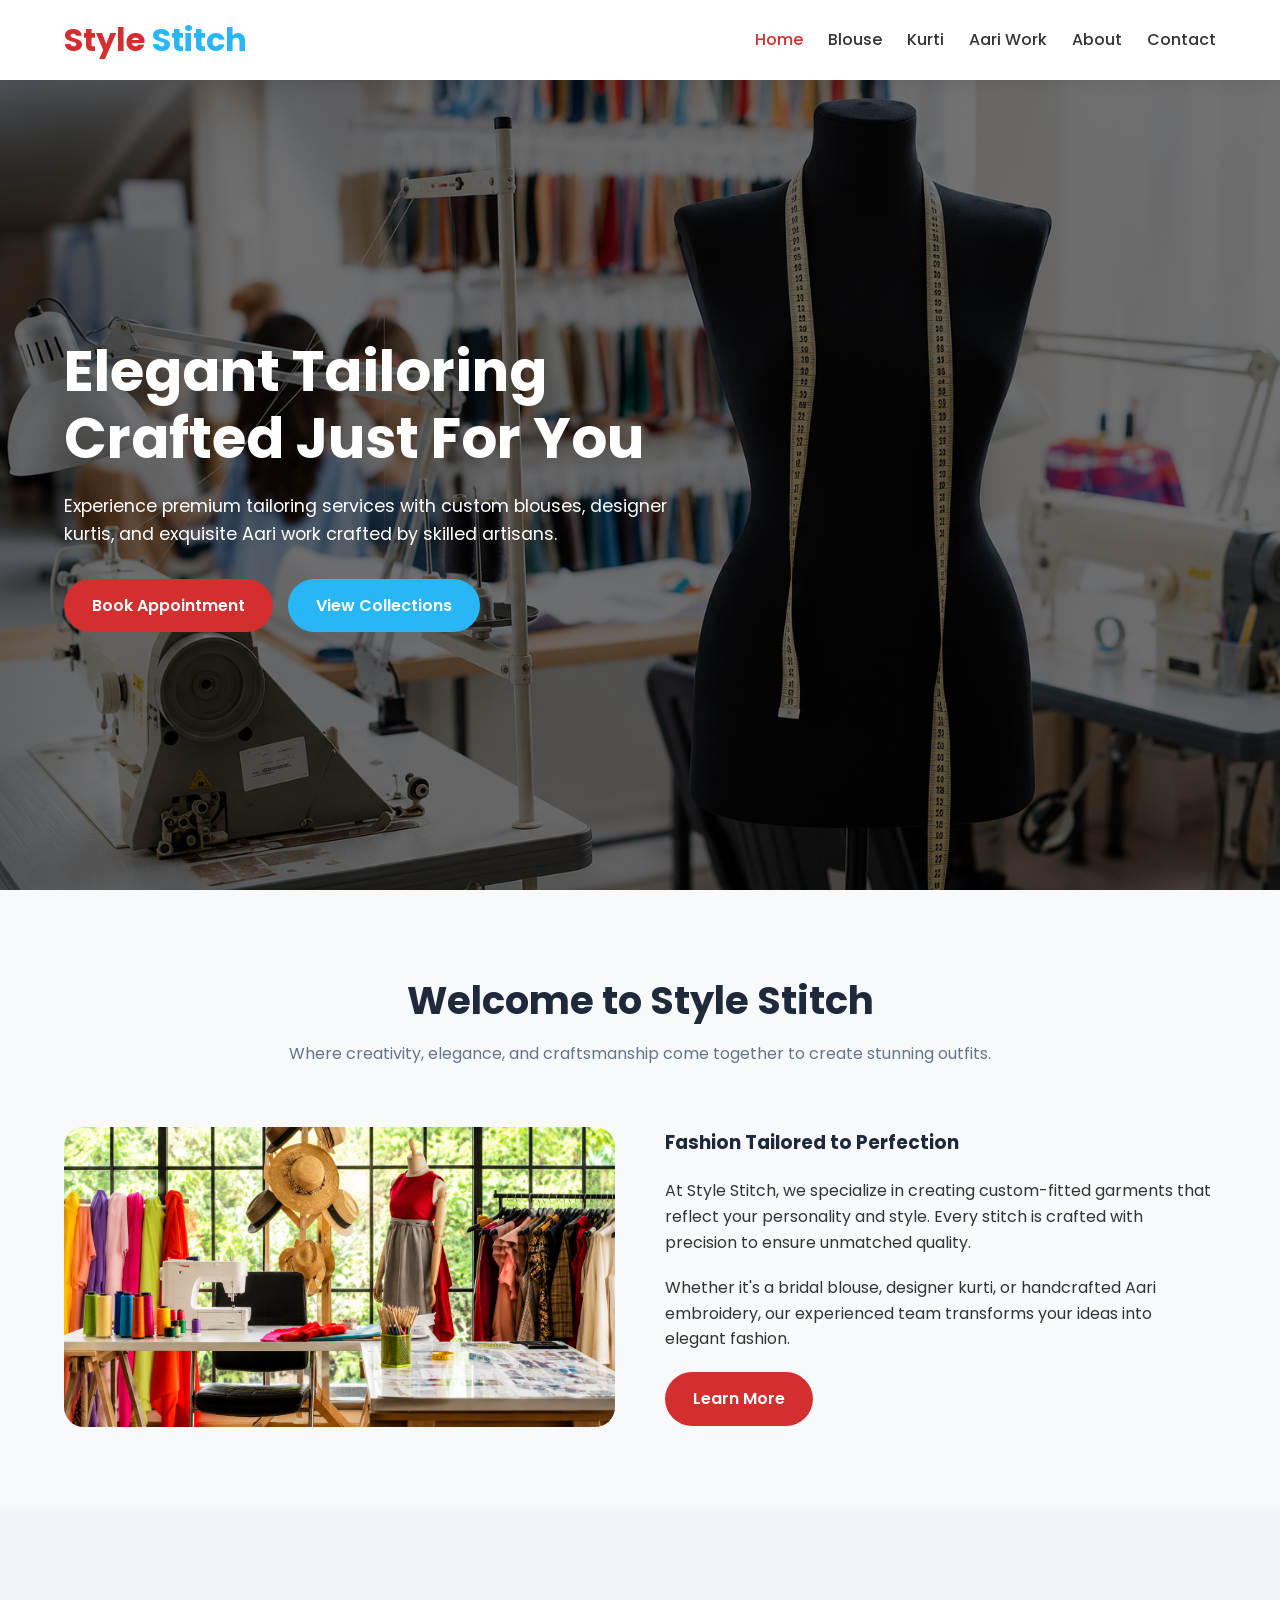
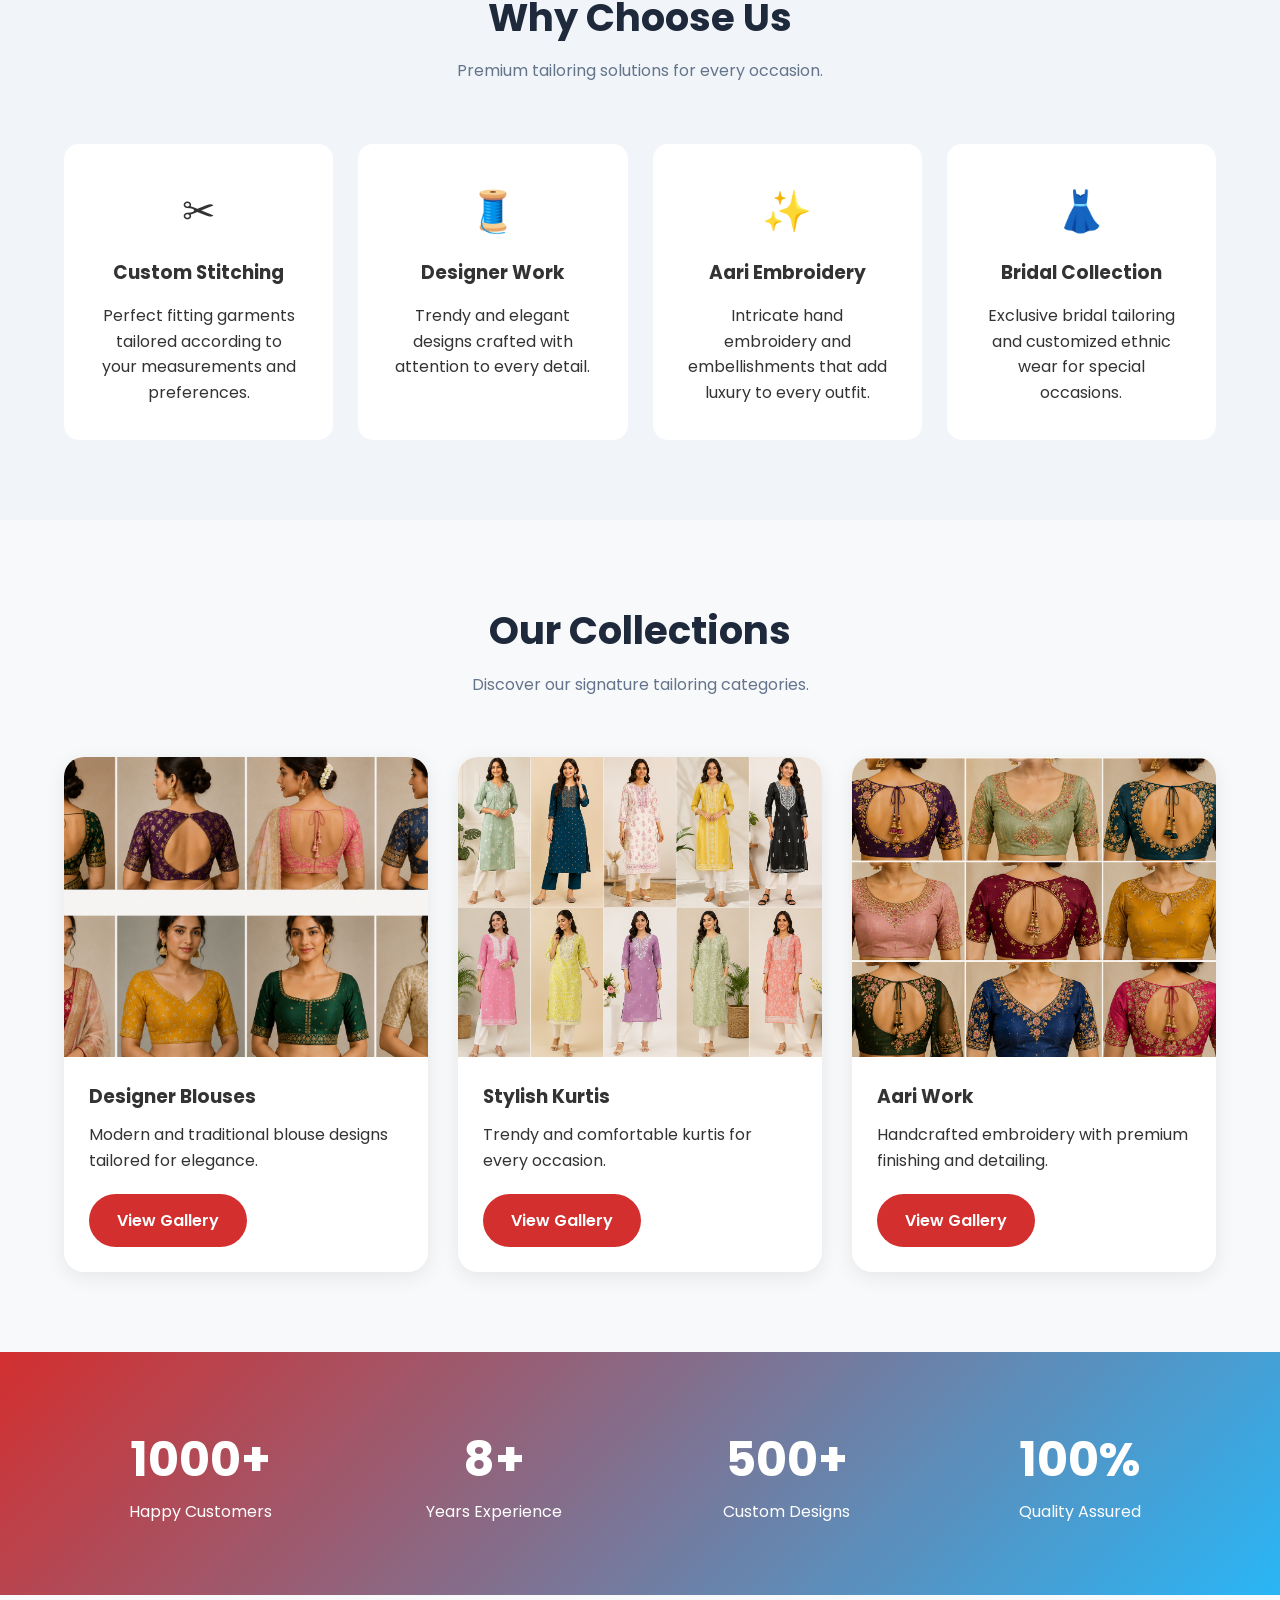
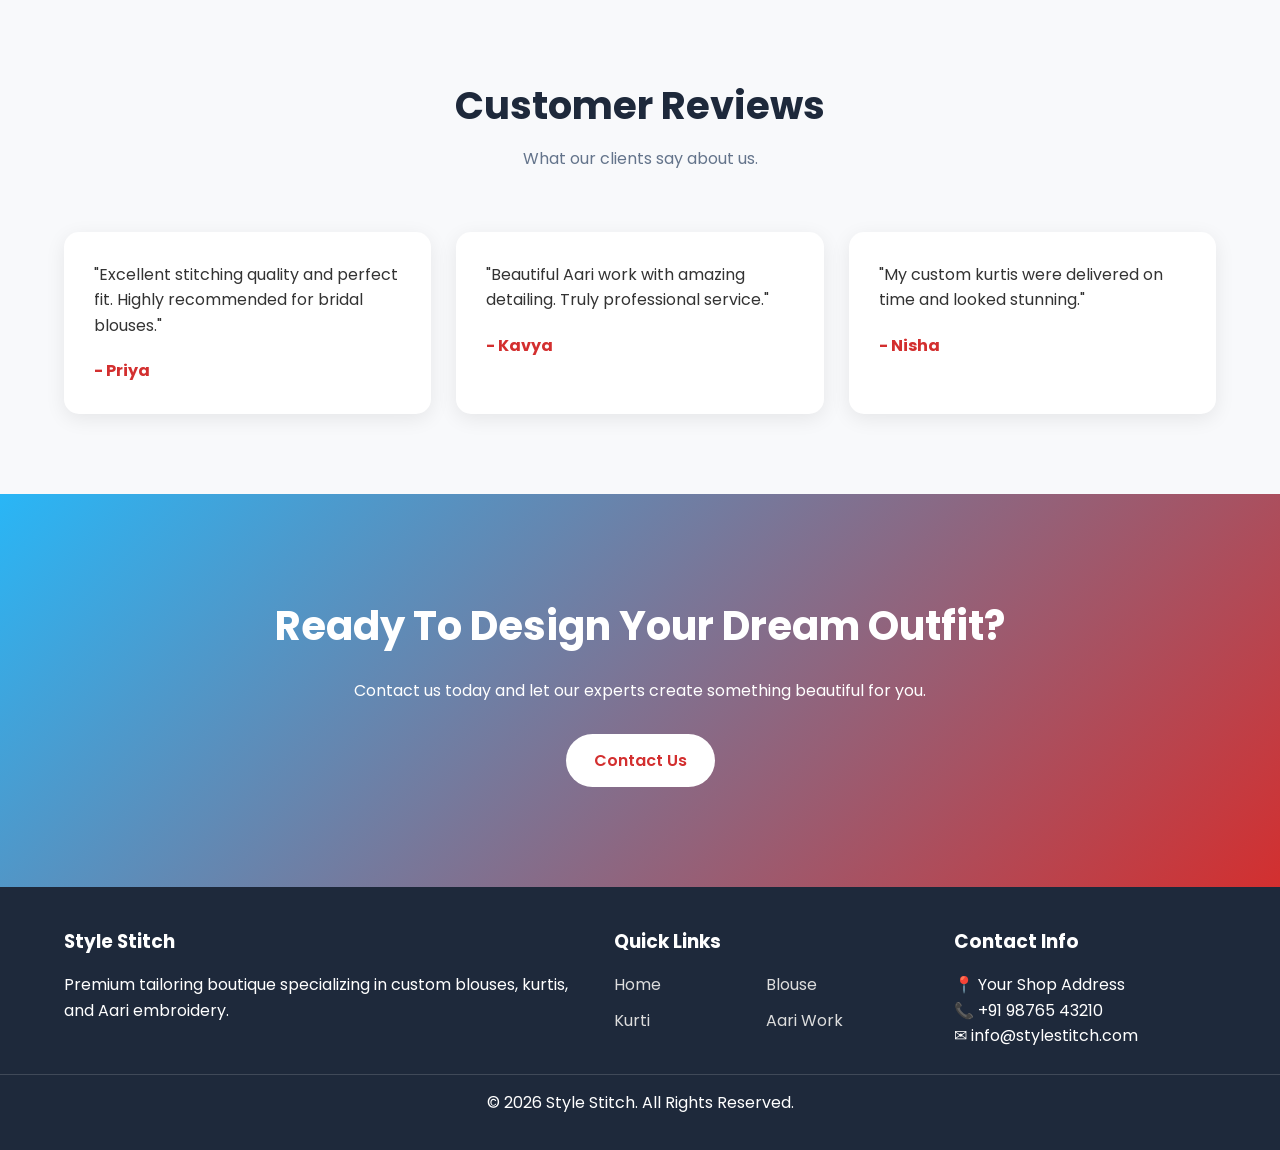
<file: index.html>
<!DOCTYPE html>
<html lang="en">
<head>
    <meta charset="UTF-8">
    <meta name="viewport" content="width=device-width, initial-scale=1.0">
    <title>Style Stitch | Premium Tailoring Boutique</title>

    <link rel="stylesheet" href="css/style.css">

    <link rel="preconnect" href="https://fonts.googleapis.com">
    <link href="https://fonts.googleapis.com/css2?family=Poppins:wght@300;400;500;600;700&display=swap" rel="stylesheet">

    <script defer src="js/script.js"></script>
</head>
<body>

    <!-- HEADER -->
    <header class="header">
        <div class="container nav-container">

            <div class="logo">
                <span class="logo-red">Style</span>
                <span class="logo-blue">Stitch</span>
            </div>

            <nav class="navbar">
                <ul class="nav-links">
                    <li><a href="index.html" class="active">Home</a></li>
                    <li><a href="blouse.html">Blouse</a></li>
                    <li><a href="kurti.html">Kurti</a></li>
                    <li><a href="aari-work.html">Aari Work</a></li>
                    <li><a href="about.html">About</a></li>
                    <li><a href="contact.html">Contact</a></li>
                </ul>

                <div class="menu-toggle" id="menuToggle">
                    ☰
                </div>
            </nav>

        </div>
    </header>

    <!-- HERO SECTION -->
    <section class="hero">

        <div class="hero-overlay"></div>

        <div class="container hero-content">

            <div class="hero-text">
                <h1>Elegant Tailoring Crafted Just For You</h1>

                <p>
                    Experience premium tailoring services with custom
                    blouses, designer kurtis, and exquisite Aari work
                    crafted by skilled artisans.
                </p>

                <div class="hero-buttons">
                    <a href="contact.html" class="btn btn-primary">
                        Book Appointment
                    </a>

                    <a href="#collections" class="btn btn-secondary">
                        View Collections
                    </a>
                </div>
            </div>

        </div>

    </section>

    <!-- INTRO SECTION -->
    <section class="intro section">
        <div class="container">

            <div class="section-title">
                <h2>Welcome to Style Stitch</h2>
                <p>
                    Where creativity, elegance, and craftsmanship
                    come together to create stunning outfits.
                </p>
            </div>

            <div class="intro-grid">

                <div class="intro-image">
                    <img
                        src="images/background.png"
                        alt="Tailoring Shop">
                </div>

                <div class="intro-content">

                    <h3>Fashion Tailored to Perfection</h3>

                    <p>
                        At Style Stitch, we specialize in creating
                        custom-fitted garments that reflect your
                        personality and style. Every stitch is crafted
                        with precision to ensure unmatched quality.
                    </p>

                    <p>
                        Whether it's a bridal blouse, designer kurti,
                        or handcrafted Aari embroidery, our experienced
                        team transforms your ideas into elegant fashion.
                    </p>

                    <a href="about.html" class="btn btn-primary">
                        Learn More
                    </a>

                </div>

            </div>

        </div>
    </section>

    <!-- SERVICES -->
    <section class="services section">

        <div class="container">

            <div class="section-title">
                <h2>Why Choose Us</h2>
                <p>
                    Premium tailoring solutions for every occasion.
                </p>
            </div>

            <div class="service-grid">

                <div class="service-card">
                    <div class="service-icon">✂</div>
                    <h3>Custom Stitching</h3>
                    <p>
                        Perfect fitting garments tailored according
                        to your measurements and preferences.
                    </p>
                </div>

                <div class="service-card">
                    <div class="service-icon">🧵</div>
                    <h3>Designer Work</h3>
                    <p>
                        Trendy and elegant designs crafted with
                        attention to every detail.
                    </p>
                </div>

                <div class="service-card">
                    <div class="service-icon">✨</div>
                    <h3>Aari Embroidery</h3>
                    <p>
                        Intricate hand embroidery and embellishments
                        that add luxury to every outfit.
                    </p>
                </div>

                <div class="service-card">
                    <div class="service-icon">👗</div>
                    <h3>Bridal Collection</h3>
                    <p>
                        Exclusive bridal tailoring and customized
                        ethnic wear for special occasions.
                    </p>
                </div>

            </div>

        </div>

    </section>

    <!-- COLLECTIONS -->
    <section class="collections section" id="collections">

        <div class="container">

            <div class="section-title">
                <h2>Our Collections</h2>
                <p>
                    Discover our signature tailoring categories.
                </p>
            </div>

            <div class="collection-grid">

                <!-- BLOUSE -->
                <div class="collection-card">

                    <img
                        src="images/pic1.png"
                        alt="Blouse Collection">

                    <div class="collection-content">

                        <h3>Designer Blouses</h3>

                        <p>
                            Modern and traditional blouse designs
                            tailored for elegance.
                        </p>

                        <a href="blouse.html" class="btn btn-primary">
                            View Gallery
                        </a>

                    </div>

                </div>

                <!-- KURTI -->
                <div class="collection-card">

                    <img
                        src="images/pic2.png"
                        alt="Kurti Collection">

                    <div class="collection-content">

                        <h3>Stylish Kurtis</h3>

                        <p>
                            Trendy and comfortable kurtis for every
                            occasion.
                        </p>

                        <a href="kurti.html" class="btn btn-primary">
                            View Gallery
                        </a>

                    </div>

                </div>

                <!-- AARI -->
                <div class="collection-card">

                    <img
                        src="images/pic3.png"
                        alt="Aari Work">

                    <div class="collection-content">

                        <h3>Aari Work</h3>

                        <p>
                            Handcrafted embroidery with premium
                            finishing and detailing.
                        </p>

                        <a href="aari-work.html" class="btn btn-primary">
                            View Gallery
                        </a>

                    </div>

                </div>

            </div>

        </div>

    </section>

    <!-- STATS -->
    <section class="stats">

        <div class="container stats-grid">

            <div class="stat-box">
                <h2>1000+</h2>
                <p>Happy Customers</p>
            </div>

            <div class="stat-box">
                <h2>8+</h2>
                <p>Years Experience</p>
            </div>

            <div class="stat-box">
                <h2>500+</h2>
                <p>Custom Designs</p>
            </div>

            <div class="stat-box">
                <h2>100%</h2>
                <p>Quality Assured</p>
            </div>

        </div>

    </section>

    <!-- TESTIMONIALS -->
    <section class="testimonials section">

        <div class="container">

            <div class="section-title">
                <h2>Customer Reviews</h2>
                <p>
                    What our clients say about us.
                </p>
            </div>

            <div class="testimonial-grid">

                <div class="testimonial-card">

                    <p>
                        "Excellent stitching quality and perfect fit.
                        Highly recommended for bridal blouses."
                    </p>

                    <h4>- Priya</h4>

                </div>

                <div class="testimonial-card">

                    <p>
                        "Beautiful Aari work with amazing detailing.
                        Truly professional service."
                    </p>

                    <h4>- Kavya</h4>

                </div>

                <div class="testimonial-card">

                    <p>
                        "My custom kurtis were delivered on time and
                        looked stunning."
                    </p>

                    <h4>- Nisha</h4>

                </div>

            </div>

        </div>

    </section>

    <!-- CTA -->
    <section class="cta">

        <div class="container">

            <h2>Ready To Design Your Dream Outfit?</h2>

            <p>
                Contact us today and let our experts create something
                beautiful for you.
            </p>

            <a href="contact.html" class="btn btn-light">
                Contact Us
            </a>

        </div>

    </section>

    <!-- FOOTER -->
    <footer class="footer">

        <div class="container footer-grid">

            <div class="footer-col">

                <h3>Style Stitch</h3>

                <p>
                    Premium tailoring boutique specializing in
                    custom blouses, kurtis, and Aari embroidery.
                </p>

            </div>

        <div class="footer-col">
            <h3>Quick Links</h3>
            <ul>
                <li><a href="index.html">Home</a></li>
                <li><a href="blouse.html">Blouse</a></li>
                <li><a href="kurti.html">Kurti</a></li>
                <li><a href="aari-work.html">Aari Work</a></li>
            </ul>
        </div>

            <div class="footer-col">

                <h3>Contact Info</h3>

                <p>📍 Your Shop Address</p>
                <p>📞 +91 98765 43210</p>
                <p>✉ info@stylestitch.com</p>

            </div>

        </div>

        <div class="footer-bottom">
            <p>
                © 2026 Style Stitch. All Rights Reserved.
            </p>
        </div>

    </footer>

</body>
</html>
</file>
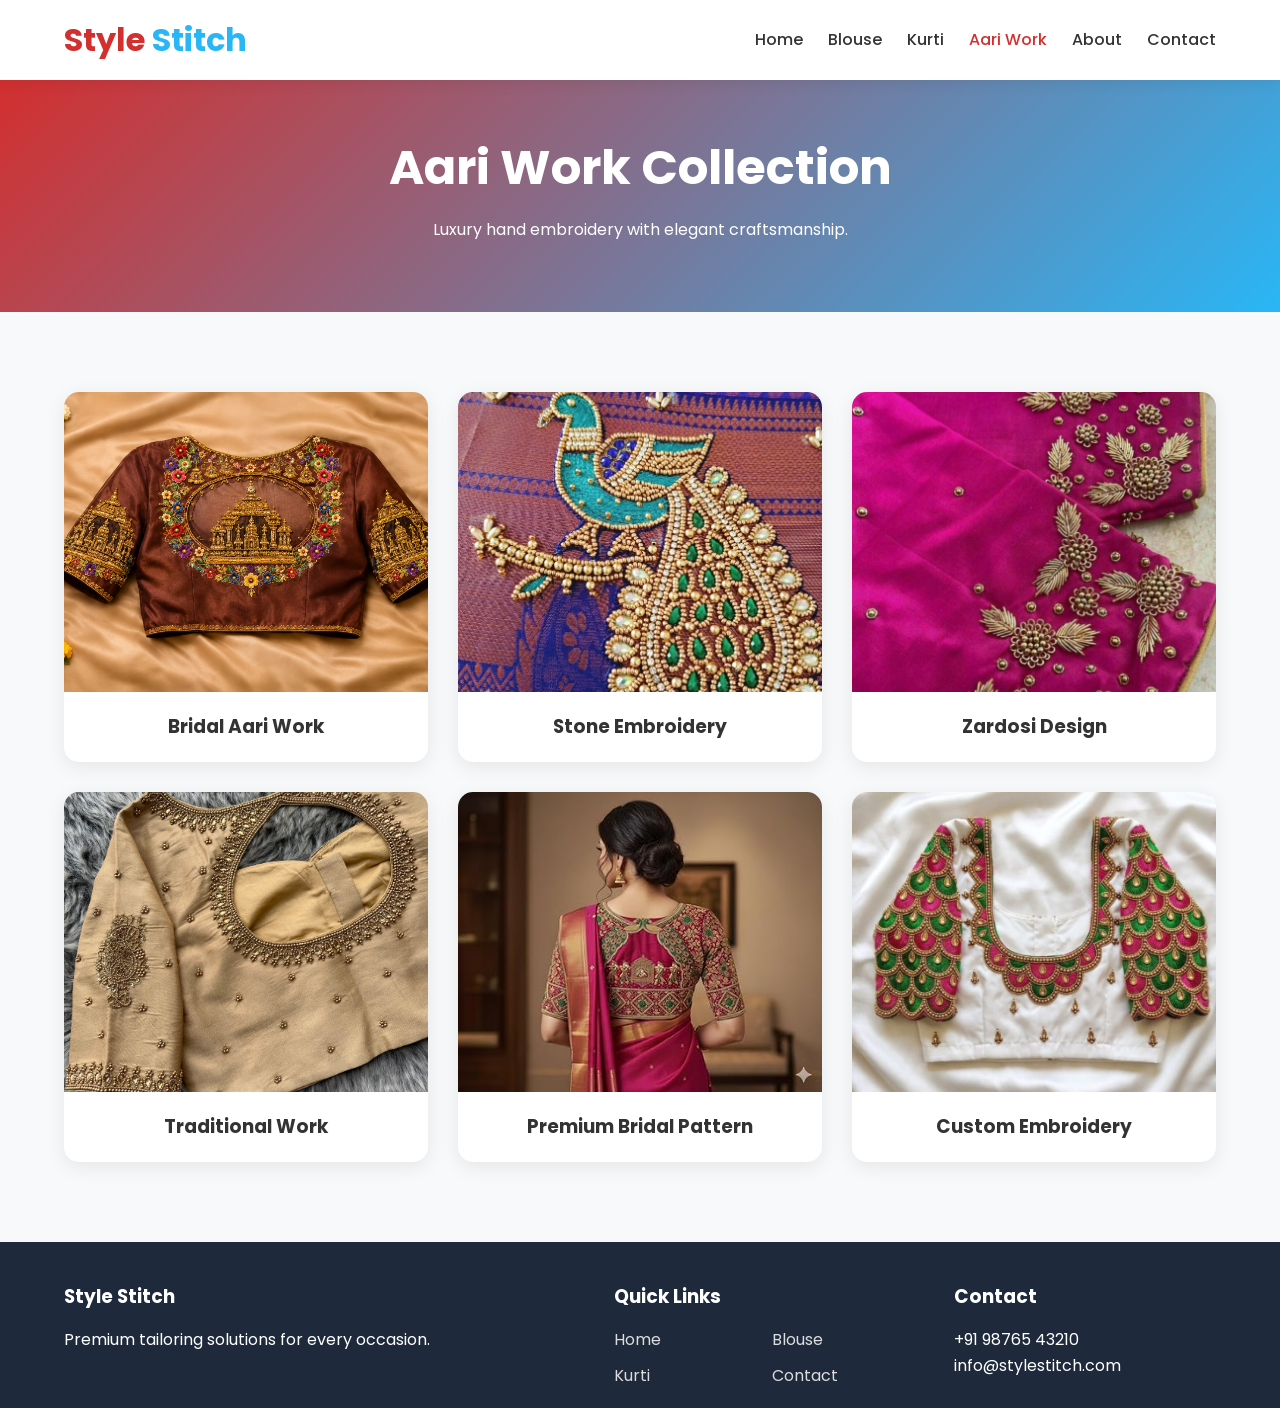
<file: aari-work.html>
<!DOCTYPE html>
<html lang="en">
<head>
<meta charset="UTF-8">
<meta name="viewport" content="width=device-width, initial-scale=1.0">
<title>Style Stitch | Aari Work Collection</title>

<link rel="stylesheet" href="css/style.css">
<link href="https://fonts.googleapis.com/css2?family=Poppins:wght@300;400;500;600;700&display=swap" rel="stylesheet">
<script defer src="js/script.js"></script>
</head>
<body>

<header class="header">
    <div class="container nav-container">

        <div class="logo">
            <span class="logo-red">Style</span>
            <span class="logo-blue">Stitch</span>
        </div>

        <nav class="navbar">
            <ul class="nav-links">
                <li><a href="index.html">Home</a></li>
                <li><a href="blouse.html">Blouse</a></li>
                <li><a href="kurti.html">Kurti</a></li>
                <li><a href="aari-work.html" class="active">Aari Work</a></li>
                <li><a href="about.html">About</a></li>
                <li><a href="contact.html">Contact</a></li>
            </ul>

            <div class="menu-toggle" id="menuToggle">☰</div>
        </nav>

    </div>
</header>

<section class="page-banner">
    <div class="container">
        <h1>Aari Work Collection</h1>
        <p>Luxury hand embroidery with elegant craftsmanship.</p>
    </div>
</section>

<section class="gallery section">
    <div class="container">

        <div class="gallery-grid">

            <div class="gallery-card">
                <img src="images/a1.png" alt="">
                <h3>Bridal Aari Work</h3>
            </div>

            <div class="gallery-card">
                <img src="images/a2.jpg" alt="">
                <h3>Stone Embroidery</h3>
            </div>

            <div class="gallery-card">
                <img src="images/a3.jpg" alt="">
                <h3>Zardosi Design</h3>
            </div>

            <div class="gallery-card">
                <img src="images/a4.jpg" alt="">
                <h3>Traditional Work</h3>
            </div>

            <div class="gallery-card">
                <img src="images/a5.jpg" alt="">
                <h3>Premium Bridal Pattern</h3>
            </div>

            <div class="gallery-card">
                <img src="images/a6.jpg" alt="">
                <h3>Custom Embroidery</h3>
            </div>

        </div>

    </div>
</section>

<footer class="footer">
    <div class="container footer-grid">

        <div class="footer-col">
            <h3>Style Stitch</h3>
            <p>Premium tailoring solutions for every occasion.</p>
        </div>

        <div class="footer-col">
            <h3>Quick Links</h3>
            <ul>
                <li><a href="index.html">Home</a></li>
                <li><a href="blouse.html">Blouse</a></li>
                <li><a href="kurti.html">Kurti</a></li>
                <li><a href="contact.html">Contact</a></li>
            </ul>
        </div>

        <div class="footer-col">
            <h3>Contact</h3>
            <p>+91 98765 43210</p>
            <p>info@stylestitch.com</p>
        </div>

    </div>
</footer>

</body>
</html>
</file>
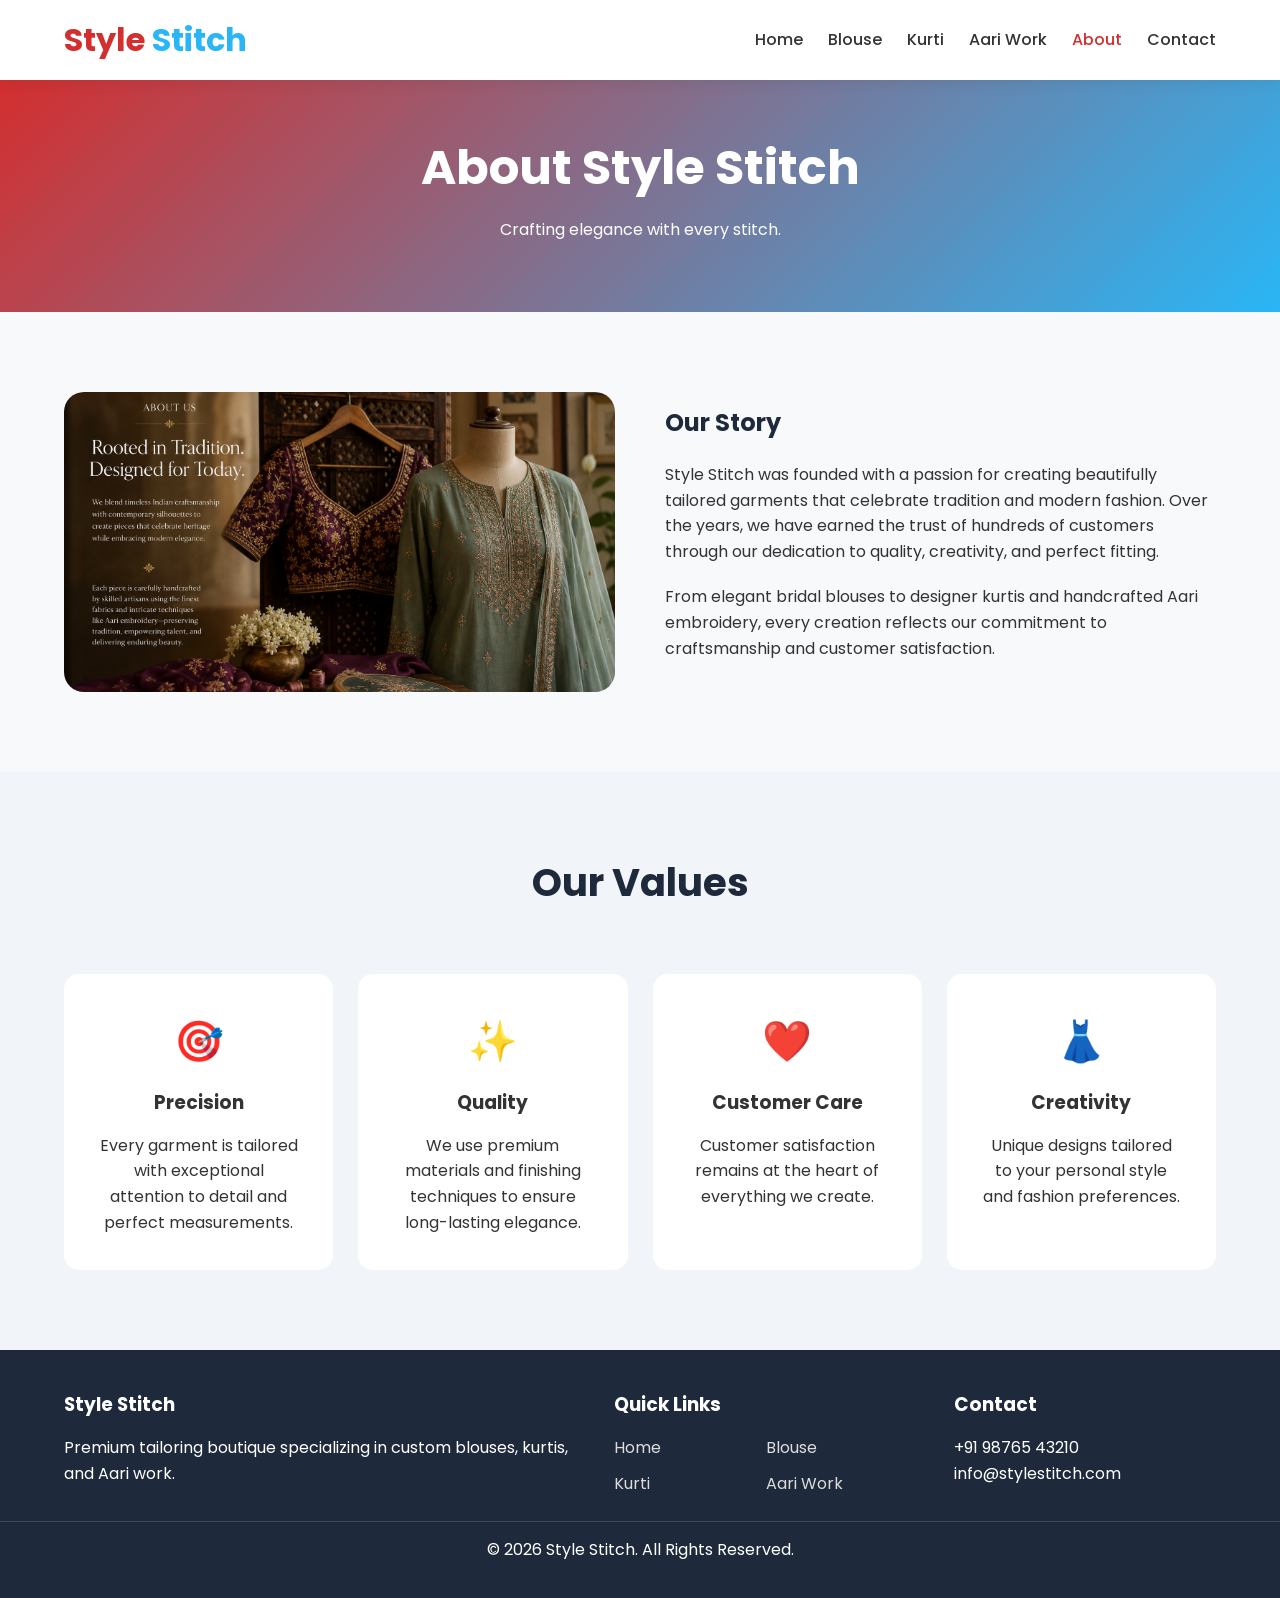
<file: about.html>
<!DOCTYPE html>
<html lang="en">
<head>
<meta charset="UTF-8">
<meta name="viewport" content="width=device-width, initial-scale=1.0">
<title>Style Stitch | About Us</title>

<link rel="stylesheet" href="css/style.css">
<link href="https://fonts.googleapis.com/css2?family=Poppins:wght@300;400;500;600;700&display=swap" rel="stylesheet">
<script defer src="js/script.js"></script>
</head>
<body>

<header class="header">
    <div class="container nav-container">

        <div class="logo">
            <span class="logo-red">Style</span>
            <span class="logo-blue">Stitch</span>
        </div>

        <nav class="navbar">
            <ul class="nav-links">
                <li><a href="index.html">Home</a></li>
                <li><a href="blouse.html">Blouse</a></li>
                <li><a href="kurti.html">Kurti</a></li>
                <li><a href="aari-work.html">Aari Work</a></li>
                <li><a href="about.html" class="active">About</a></li>
                <li><a href="contact.html">Contact</a></li>
            </ul>

            <div class="menu-toggle" id="menuToggle">☰</div>
        </nav>

    </div>
</header>

<section class="page-banner">
    <div class="container">
        <h1>About Style Stitch</h1>
        <p>Crafting elegance with every stitch.</p>
    </div>
</section>

<section class="section">
    <div class="container">

        <div class="intro-grid">

            <div class="intro-image">
                <img src="images/about.png" alt="About Style Stitch">
            </div>

            <div class="intro-content">

                <h2>Our Story</h2>

                <p>
                    Style Stitch was founded with a passion for creating
                    beautifully tailored garments that celebrate tradition
                    and modern fashion. Over the years, we have earned the
                    trust of hundreds of customers through our dedication
                    to quality, creativity, and perfect fitting.
                </p>

                <p>
                    From elegant bridal blouses to designer kurtis and
                    handcrafted Aari embroidery, every creation reflects
                    our commitment to craftsmanship and customer
                    satisfaction.
                </p>

            </div>

        </div>

    </div>
</section>

<section class="services section">

    <div class="container">

        <div class="section-title">
            <h2>Our Values</h2>
        </div>

        <div class="service-grid">

            <div class="service-card">
                <div class="service-icon">🎯</div>
                <h3>Precision</h3>
                <p>
                    Every garment is tailored with exceptional attention
                    to detail and perfect measurements.
                </p>
            </div>

            <div class="service-card">
                <div class="service-icon">✨</div>
                <h3>Quality</h3>
                <p>
                    We use premium materials and finishing techniques
                    to ensure long-lasting elegance.
                </p>
            </div>

            <div class="service-card">
                <div class="service-icon">❤️</div>
                <h3>Customer Care</h3>
                <p>
                    Customer satisfaction remains at the heart of
                    everything we create.
                </p>
            </div>

            <div class="service-card">
                <div class="service-icon">👗</div>
                <h3>Creativity</h3>
                <p>
                    Unique designs tailored to your personal style
                    and fashion preferences.
                </p>
            </div>

        </div>

    </div>

</section>

<footer class="footer">

    <div class="container footer-grid">

        <div class="footer-col">
            <h3>Style Stitch</h3>
            <p>
                Premium tailoring boutique specializing in custom
                blouses, kurtis, and Aari work.
            </p>
        </div>

        <div class="footer-col">
            <h3>Quick Links</h3>
            <ul>
                <li><a href="index.html">Home</a></li>
                <li><a href="blouse.html">Blouse</a></li>
                <li><a href="kurti.html">Kurti</a></li>
                <li><a href="aari-work.html">Aari Work</a></li>
            </ul>
        </div>

        <div class="footer-col">
            <h3>Contact</h3>
            <p>+91 98765 43210</p>
            <p>info@stylestitch.com</p>
        </div>

    </div>

    <div class="footer-bottom">
        <p>© 2026 Style Stitch. All Rights Reserved.</p>
    </div>

</footer>

</body>
</html>
</file>
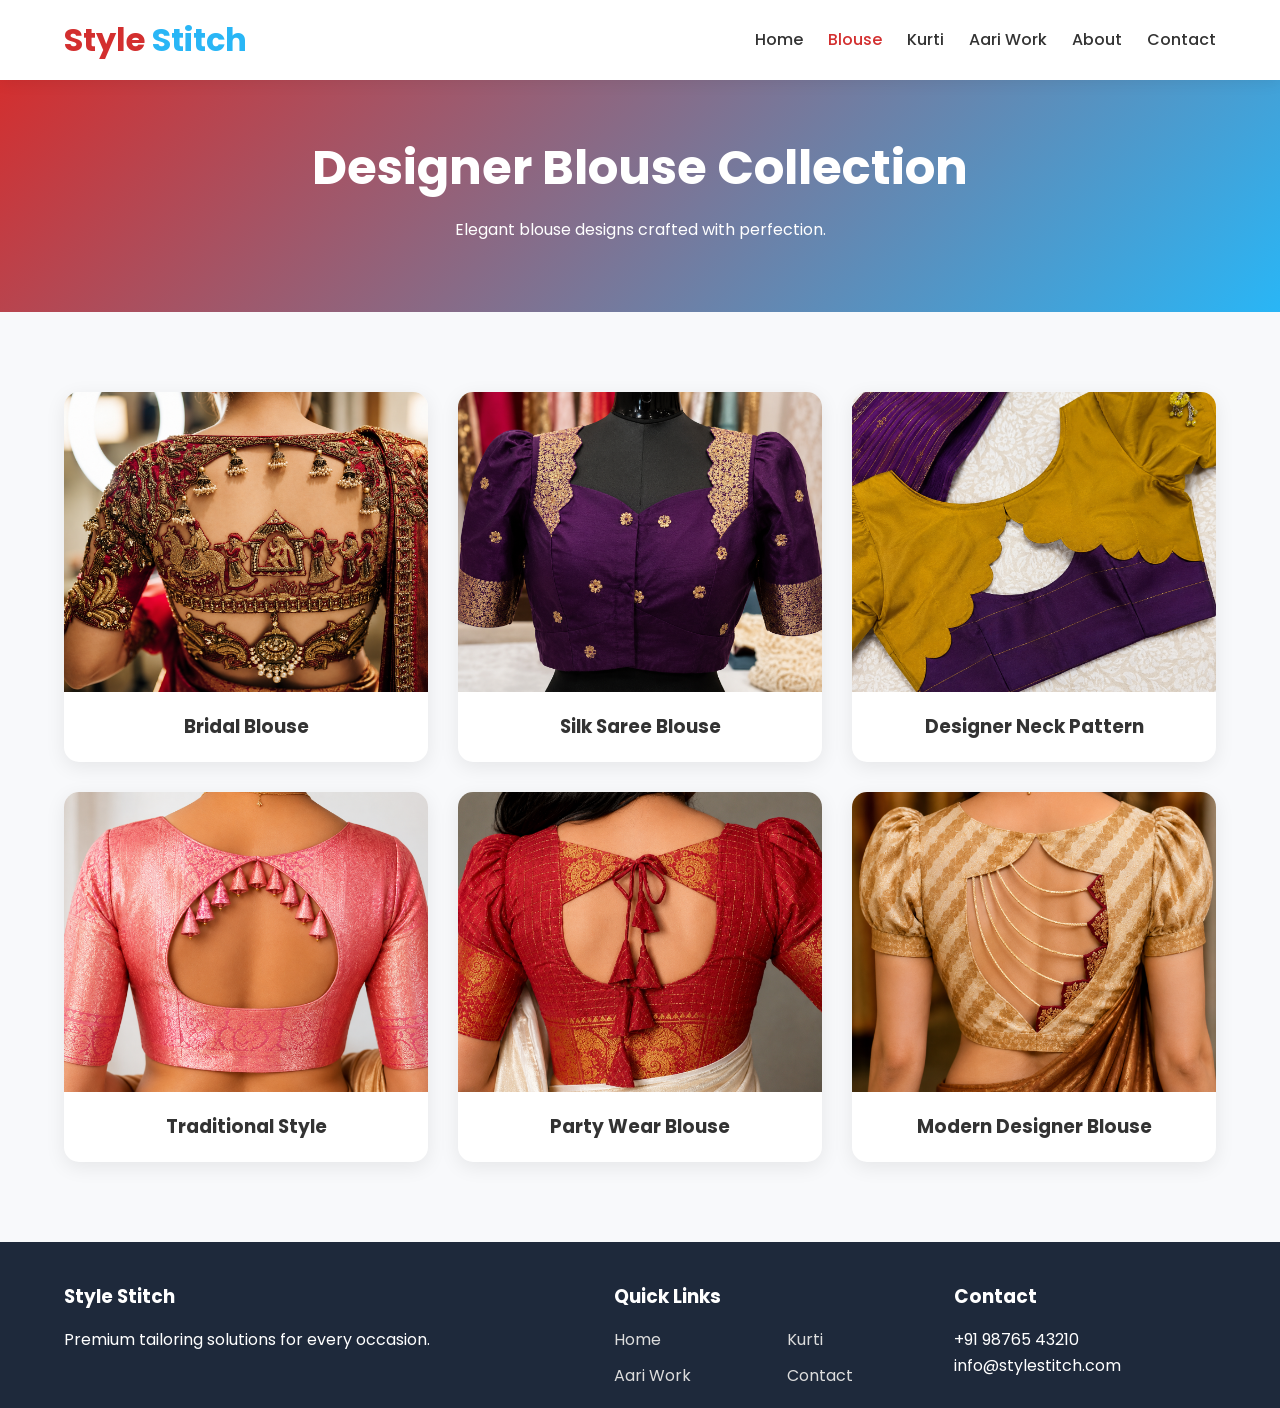
<file: blouse.html>
<!DOCTYPE html>
<html lang="en">
<head>
<meta charset="UTF-8">
<meta name="viewport" content="width=device-width, initial-scale=1.0">
<title>Style Stitch | Blouse Collection</title>

<link rel="stylesheet" href="css/style.css">
<link href="https://fonts.googleapis.com/css2?family=Poppins:wght@300;400;500;600;700&display=swap" rel="stylesheet">
<script defer src="js/script.js"></script>
</head>
<body>

<header class="header">
    <div class="container nav-container">
        <div class="logo">
            <span class="logo-red">Style</span>
            <span class="logo-blue">Stitch</span>
        </div>

        <nav class="navbar">
            <ul class="nav-links">
                <li><a href="index.html">Home</a></li>
                <li><a href="blouse.html" class="active">Blouse</a></li>
                <li><a href="kurti.html">Kurti</a></li>
                <li><a href="aari-work.html">Aari Work</a></li>
                <li><a href="about.html">About</a></li>
                <li><a href="contact.html">Contact</a></li>
            </ul>

            <div class="menu-toggle" id="menuToggle">☰</div>
        </nav>
    </div>
</header>

<section class="page-banner">
    <div class="container">
        <h1>Designer Blouse Collection</h1>
        <p>Elegant blouse designs crafted with perfection.</p>
    </div>
</section>

<section class="gallery section">
    <div class="container">

        <div class="gallery-grid">

            <div class="gallery-card">
                <img src="images\img1.png" alt="">
                <h3>Bridal Blouse</h3>
            </div>

            <div class="gallery-card">
                <img src="images/img2.png" alt="">
                <h3>Silk Saree Blouse</h3>
            </div>

            <div class="gallery-card">
                <img src="images/img3.png" alt="">
                <h3>Designer Neck Pattern</h3>
            </div>

            <div class="gallery-card">
                <img src="images/img5.png" alt="">
                <h3>Traditional Style</h3>
            </div>

            <div class="gallery-card">
                <img src="images/img4.png" alt="">
                <h3>Party Wear Blouse</h3>
            </div>

            <div class="gallery-card">
                <img src="images/img6.png" alt="">
                <h3>Modern Designer Blouse</h3>
            </div>

        </div>

    </div>
</section>

<footer class="footer">
    <div class="container footer-grid">

        <div class="footer-col">
            <h3>Style Stitch</h3>
            <p>Premium tailoring solutions for every occasion.</p>
        </div>

        <div class="footer-col">
            <h3>Quick Links</h3>
            <ul>
                <li><a href="index.html">Home</a></li>
                <li><a href="kurti.html">Kurti</a></li>
                <li><a href="aari-work.html">Aari Work</a></li>
                <li><a href="contact.html">Contact</a></li>
            </ul>
        </div>

        <div class="footer-col">
            <h3>Contact</h3>
            <p>+91 98765 43210</p>
            <p>info@stylestitch.com</p>
        </div>

    </div>
</footer>

</body>
</html>
</file>
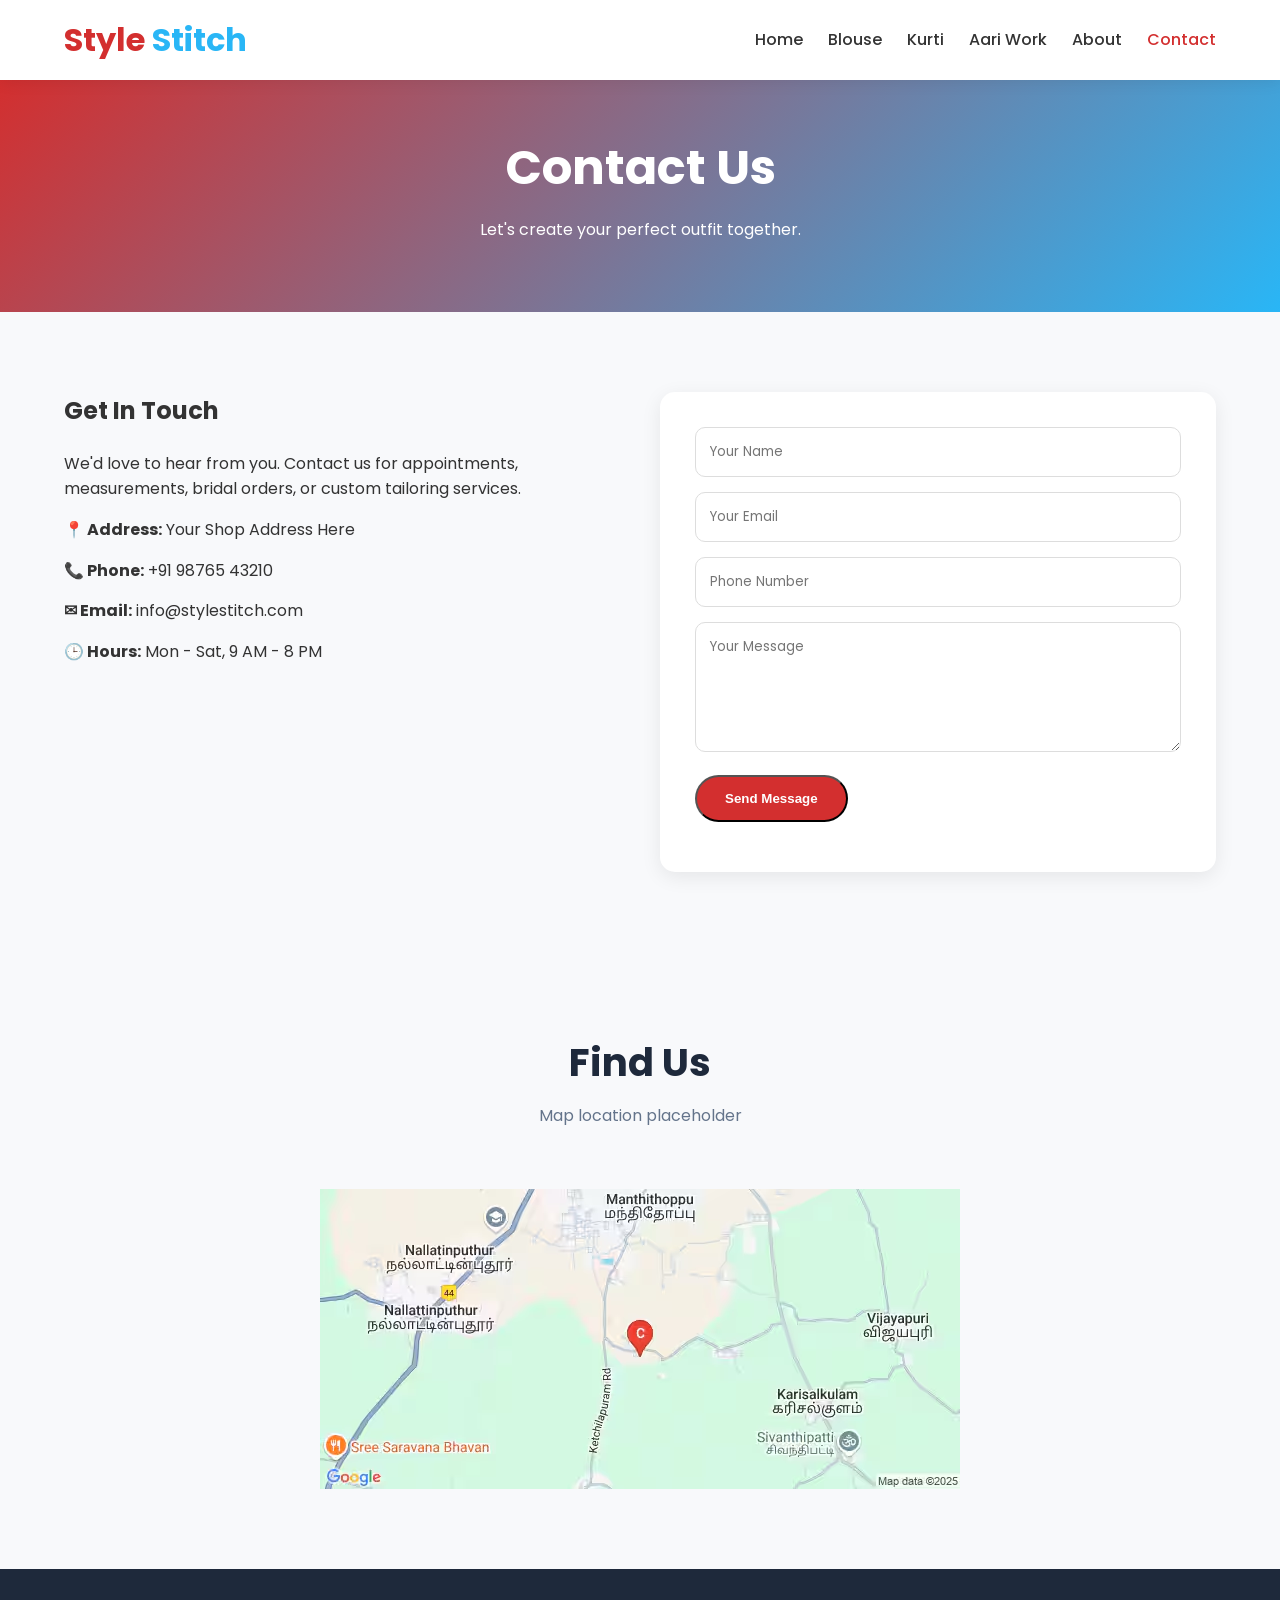
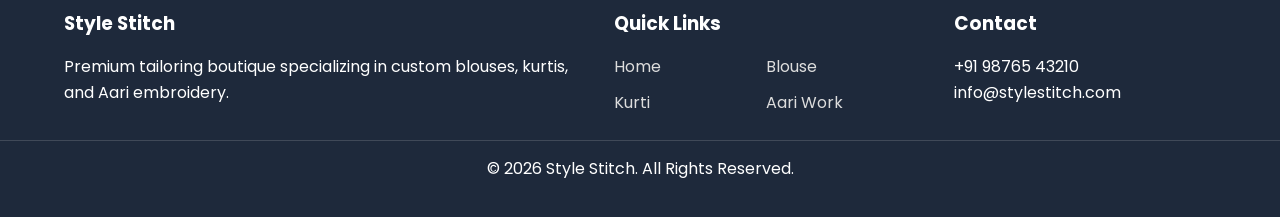
<file: contact.html>
<!DOCTYPE html>
<html lang="en">
<head>
<meta charset="UTF-8">
<meta name="viewport" content="width=device-width, initial-scale=1.0">
<title>Style Stitch | Contact Us</title>

<link rel="stylesheet" href="css/style.css">
<link href="https://fonts.googleapis.com/css2?family=Poppins:wght@300;400;500;600;700&display=swap" rel="stylesheet">
<script defer src="js/script.js"></script>
</head>
<body>

<header class="header">
    <div class="container nav-container">

        <div class="logo">
            <span class="logo-red">Style</span>
            <span class="logo-blue">Stitch</span>
        </div>

        <nav class="navbar">
            <ul class="nav-links">
                <li><a href="index.html">Home</a></li>
                <li><a href="blouse.html">Blouse</a></li>
                <li><a href="kurti.html">Kurti</a></li>
                <li><a href="aari-work.html">Aari Work</a></li>
                <li><a href="about.html">About</a></li>
                <li><a href="contact.html" class="active">Contact</a></li>
            </ul>

            <div class="menu-toggle" id="menuToggle">☰</div>
        </nav>

    </div>
</header>

<section class="page-banner">
    <div class="container">
        <h1>Contact Us</h1>
        <p>Let's create your perfect outfit together.</p>
    </div>
</section>

<section class="contact-section section">

    <div class="container contact-grid">

        <div class="contact-info">

            <h2>Get In Touch</h2>

            <p>
                We'd love to hear from you. Contact us for appointments,
                measurements, bridal orders, or custom tailoring services.
            </p>

            <div class="contact-details">
                <p><strong>📍 Address:</strong> Your Shop Address Here</p>
                <p><strong>📞 Phone:</strong> +91 98765 43210</p>
                <p><strong>✉ Email:</strong> info@stylestitch.com</p>
                <p><strong>🕒 Hours:</strong> Mon - Sat, 9 AM - 8 PM</p>
            </div>

        </div>

        <div class="contact-form-container">

            <form id="contactForm" class="contact-form">

                <input
                    type="text"
                    id="name"
                    placeholder="Your Name"
                    required>

                <input
                    type="email"
                    id="email"
                    placeholder="Your Email"
                    required>

                <input
                    type="tel"
                    id="phone"
                    placeholder="Phone Number"
                    required>

                <textarea
                    id="message"
                    rows="5"
                    placeholder="Your Message"
                    required></textarea>

                <button type="submit" class="btn btn-primary">
                    Send Message
                </button>

                <div id="formMessage"></div>

            </form>

        </div>

    </div>

</section>

<section class="section">

    <div class="container">

        <div class="section-title">
            <h2>Find Us</h2>
            <p>Map location placeholder</p>
        </div>

        <div class="map-placeholder">
            <img
                src="images/image.avif"
                alt="Map Location">
        </div>

    </div>

</section>

<footer class="footer">

    <div class="container footer-grid">

        <div class="footer-col">
            <h3>Style Stitch</h3>
            <p>
                Premium tailoring boutique specializing 
                in custom blouses, kurtis, 
                and Aari embroidery.
            </p>
        </div>

        <div class="footer-col">
            <h3>Quick Links</h3>
            <ul>
                <li><a href="index.html">Home</a></li>
                <li><a href="blouse.html">Blouse</a></li>
                <li><a href="kurti.html">Kurti</a></li>
                <li><a href="aari-work.html">Aari Work</a></li>
            </ul>
        </div>

        <div class="footer-col">
            <h3>Contact</h3>
            <p>+91 98765 43210</p>
            <p>info@stylestitch.com</p>
        </div>

    </div>

    <div class="footer-bottom">
        <p>© 2026 Style Stitch. All Rights Reserved.</p>
    </div>

</footer>

</body>
</html>
</file>
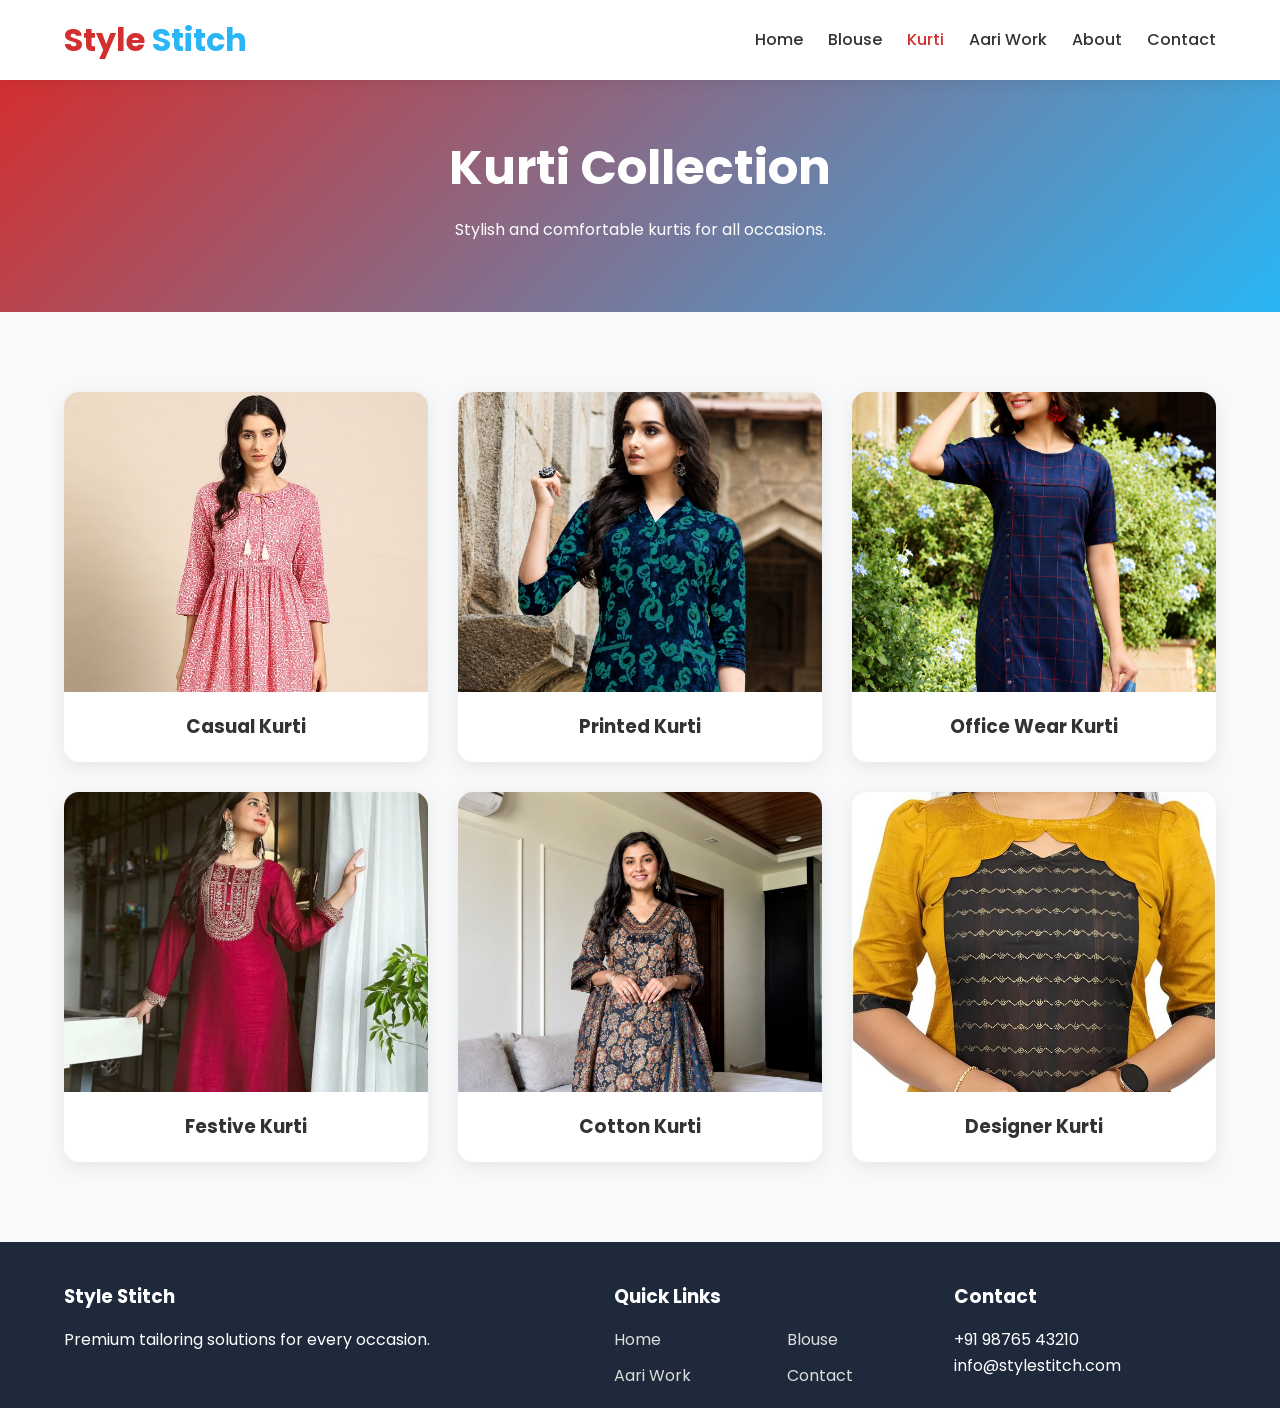
<file: kurti.html>
<!DOCTYPE html>
<html lang="en">
<head>
<meta charset="UTF-8">
<meta name="viewport" content="width=device-width, initial-scale=1.0">
<title>Style Stitch | Kurti Collection</title>

<link rel="stylesheet" href="css/style.css">
<link href="https://fonts.googleapis.com/css2?family=Poppins:wght@300;400;500;600;700&display=swap" rel="stylesheet">
<script defer src="js/script.js"></script>
</head>
<body>

<header class="header">
    <div class="container nav-container">
        <div class="logo">
            <span class="logo-red">Style</span>
            <span class="logo-blue">Stitch</span>
        </div>

        <nav class="navbar">
            <ul class="nav-links">
                <li><a href="index.html">Home</a></li>
                <li><a href="blouse.html">Blouse</a></li>
                <li><a href="kurti.html" class="active">Kurti</a></li>
                <li><a href="aari-work.html">Aari Work</a></li>
                <li><a href="about.html">About</a></li>
                <li><a href="contact.html">Contact</a></li>
            </ul>

            <div class="menu-toggle" id="menuToggle">☰</div>
        </nav>
    </div>
</header>

<section class="page-banner">
    <div class="container">
        <h1>Kurti Collection</h1>
        <p>Stylish and comfortable kurtis for all occasions.</p>
    </div>
</section>

<section class="gallery section">
    <div class="container">

        <div class="gallery-grid">

            <div class="gallery-card">
                <img src="images/k1.jpg" alt="">
                <h3>Casual Kurti</h3>
            </div>

            <div class="gallery-card">
                <img src="images/k2.png" alt="">
                <h3>Printed Kurti</h3>
            </div>

            <div class="gallery-card">
                <img src="images/k3.png" alt="">
                <h3>Office Wear Kurti</h3>
            </div>

            <div class="gallery-card">
                <img src="images/k4.jpg" alt="">
                <h3>Festive Kurti</h3>
            </div>

            <div class="gallery-card">
                <img src="images/k5.png" alt="">
                <h3>Cotton Kurti</h3>
            </div>

            <div class="gallery-card">
                <img src="images/k8.jpg" alt="">
                <h3>Designer Kurti</h3>
            </div>

        </div>

    </div>
</section>

<footer class="footer">
    <div class="container footer-grid">

        <div class="footer-col">
            <h3>Style Stitch</h3>
            <p>Premium tailoring solutions for every occasion.</p>
        </div>

        <div class="footer-col">
            <h3>Quick Links</h3>
            <ul>
                <li><a href="index.html">Home</a></li>
                <li><a href="blouse.html">Blouse</a></li>
                <li><a href="aari-work.html">Aari Work</a></li>
                <li><a href="contact.html">Contact</a></li>
            </ul>
        </div>

        <div class="footer-col">
            <h3>Contact</h3>
            <p>+91 98765 43210</p>
            <p>info@stylestitch.com</p>
        </div>

    </div>
</footer>

</body>
</html>
</file>
<file: css/style.css>
/* =========================
   GLOBAL STYLES
========================= */

*{
    margin:0;
    padding:0;
    box-sizing:border-box;
}

html{
    scroll-behavior:smooth;
}

body{
    font-family:'Poppins',sans-serif;
    line-height:1.6;
    color:#333;
    background:#f8f9fb;
}

img{
    width:100%;
    height:300px;      
    object-fit:cover; 
    display:block;
}

a{
    text-decoration:none;
}

ul{
    list-style:none;
}

.container{
    width:90%;
    max-width:1200px;
    margin:auto;
}

.section{
    padding:80px 0;
}

/* =========================
   COLORS
========================= */

:root{
    --primary-red:#d32f2f;
    --primary-blue:#29b6f6;
    --dark:#1e293b;
    --light:#ffffff;
    --gray:#64748b;
    --section:#f1f5f9;
}

/* =========================
   HEADER
========================= */

.header{
    position:sticky;
    top:0;
    z-index:999;
    background:#fff;
    box-shadow:0 2px 15px rgba(0,0,0,.08);
}

.nav-container{
    display:flex;
    justify-content:space-between;
    align-items:center;
    height:80px;
}

.logo{
    font-size:2rem;
    font-weight:700;
}

.logo-red{
    color:var(--primary-red);
}

.logo-blue{
    color:var(--primary-blue);
}

.nav-links{
    display:flex;
    gap:25px;
}

.nav-links a{
    color:#333;
    font-weight:500;
    transition:.3s;
}

.nav-links a:hover,
.nav-links a.active{
    color:var(--primary-red);
}

.menu-toggle{
    display:none;
    font-size:1.8rem;
    cursor:pointer;
}

/* =========================
   HERO
========================= */

.hero{
    position:relative;
    min-height:90vh;
    display:flex;
    align-items:center;
    background:
    linear-gradient(
    rgba(0,0,0,.55),
    rgba(0,0,0,.55)),
    url("../images/bg.png");
    background-size:cover;
    background-position:center;
}

.hero-content{
    position:relative;
    z-index:2;
}

.hero-text{
    max-width:650px;
    color:white;
}

.hero-text h1{
    font-size:3.5rem;
    margin-bottom:20px;
    line-height:1.2;
}

.hero-text p{
    font-size:1.1rem;
    margin-bottom:30px;
}

.hero-buttons{
    display:flex;
    gap:15px;
    flex-wrap:wrap;
}

/* =========================
   BUTTONS
========================= */

.btn{
    display:inline-block;
    padding:14px 28px;
    border-radius:50px;
    transition:.3s;
    font-weight:600;
}

.btn-primary{
    background:var(--primary-red);
    color:white;
}

.btn-primary:hover{
    transform:translateY(-4px);
    box-shadow:0 10px 25px rgba(211,47,47,.3);
}

.btn-secondary{
    background:var(--primary-blue);
    color:white;
}

.btn-secondary:hover{
    transform:translateY(-4px);
}

.btn-light{
    background:white;
    color:var(--primary-red);
}

.btn-light:hover{
    transform:translateY(-4px);
}

/* =========================
   SECTION TITLE
========================= */

.section-title{
    text-align:center;
    margin-bottom:60px;
}

.section-title h2{
    font-size:2.4rem;
    color:var(--dark);
    margin-bottom:10px;
}

.section-title p{
    color:var(--gray);
}

/* =========================
   INTRO
========================= */

.intro-grid{
    display:grid;
    grid-template-columns:1fr 1fr;
    gap:50px;
    align-items:center;
}

.intro-image img{
    border-radius:20px;
}

.intro-content h3,
.intro-content h2{
    margin-bottom:20px;
    color:var(--dark);
}

.intro-content p{
    margin-bottom:20px;
}

/* =========================
   SERVICES
========================= */

.services{
    background:var(--section);
}

.service-grid{
    display:grid;
    grid-template-columns:repeat(4,1fr);
    gap:25px;
}

.service-card{
    background:white;
    padding:35px;
    border-radius:15px;
    text-align:center;
    transition:.3s;
}

.service-card:hover{
    transform:translateY(-10px);
    box-shadow:0 15px 30px rgba(0,0,0,.1);
}

.service-icon{
    font-size:2.5rem;
    margin-bottom:15px;
}

.service-card h3{
    margin-bottom:15px;
}

/* =========================
   COLLECTIONS
========================= */

.collection-grid{
    display:grid;
    grid-template-columns:repeat(3,1fr);
    gap:30px;
}

.collection-card{
    background:white;
    border-radius:20px;
    overflow:hidden;
    transition:.3s;
    box-shadow:0 5px 20px rgba(0,0,0,.08);
}

.collection-card:hover{
    transform:translateY(-10px);
}

.collection-content{
    padding:25px;
}

.collection-content h3{
    margin-bottom:10px;
}

.collection-content p{
    margin-bottom:20px;
}

/* =========================
   STATS
========================= */

.stats{
    background:
    linear-gradient(135deg,
    var(--primary-red),
    var(--primary-blue));
    color:white;
    padding:70px 0;
}

.stats-grid{
    display:grid;
    grid-template-columns:repeat(4,1fr);
    gap:20px;
}

.stat-box{
    text-align:center;
}

.stat-box h2{
    font-size:3rem;
}

/* =========================
   TESTIMONIALS
========================= */

.testimonial-grid{
    display:grid;
    grid-template-columns:repeat(3,1fr);
    gap:25px;
}

.testimonial-card{
    background:white;
    padding:30px;
    border-radius:15px;
    box-shadow:0 5px 20px rgba(0,0,0,.08);
}

.testimonial-card h4{
    margin-top:20px;
    color:var(--primary-red);
}

/* =========================
   CTA
========================= */

.cta{
    text-align:center;
    padding:100px 0;
    background:
    linear-gradient(135deg,
    var(--primary-blue),
    var(--primary-red));
    color:white;
}

.cta h2{
    margin-bottom:20px;
    font-size:2.5rem;
}

.cta p{
    margin-bottom:30px;
}

/* =========================
   PAGE BANNER
========================= */

.page-banner{
    background:
    linear-gradient(135deg,
    var(--primary-red),
    var(--primary-blue));
    color:white;
    text-align:center;
    padding:50px 0 70px;
}

.page-banner h1{
    font-size:3rem;
    margin-bottom:10px;
}

/* =========================
   GALLERY
========================= */

.gallery-grid{
    display:grid;
    grid-template-columns:repeat(3,1fr);
    gap:30px;
}

.gallery-card{
    background:white;
    overflow:hidden;
    border-radius:15px;
    box-shadow:0 5px 20px rgba(0,0,0,.08);
    transition:.3s;
}

.gallery-card:hover{
    transform:translateY(-10px);
}

.gallery-card img{
    transition:.4s;
}

.gallery-card:hover img{
    transform:scale(1.08);
}

.gallery-card h3{
    text-align:center;
    padding:20px;
}

/* =========================
   CONTACT
========================= */

.contact-grid{
    display:grid;
    grid-template-columns:1fr 1fr;
    gap:40px;
}

.contact-info h2{
    margin-bottom:20px;
}

.contact-details p{
    margin-top:15px;
}

.contact-form{
    background:white;
    padding:35px;
    border-radius:15px;
    box-shadow:0 5px 20px rgba(0,0,0,.08);
}

.contact-form input,
.contact-form textarea{
    width:100%;
    padding:14px;
    margin-bottom:15px;
    border:1px solid #ddd;
    border-radius:10px;
    font-family:inherit;
}

.contact-form input:focus,
.contact-form textarea:focus{
    outline:none;
    border-color:var(--primary-blue);
}

#formMessage{
    margin-top:15px;
    font-weight:600;
}

.map-placeholder img{
    border-radius:15px;
    width: 100%;
    height: 300px;
    object-fit: contain;

}

/* =========================
   FOOTER
========================= */

.footer{
    background:var(--dark);
    color:white;
    padding:40px 0 20px;
}

.footer-grid{
    display:grid;
    grid-template-columns:2fr 1.2fr 1fr;
    gap:25px;
}

.footer-col h3{
    margin-bottom:15px;
}

.footer-col ul{
    display:grid;
    grid-template-columns:repeat(2, auto);
    gap:10px 20px;
    padding:0;
}

.footer-col ul li{
    margin-bottom:0;
    list-style:none;
}

.footer-col a{
    color:#ddd;
    transition:.3s;
    text-decoration:none;
}

.footer-col a:hover{
    color:var(--primary-blue);
}

.footer-bottom{
    text-align:center;
    padding:15px 0;
    margin-top:25px;
    border-top:1px solid rgba(255,255,255,.15);
}


/* =========================
   ANIMATIONS
========================= */

.collection-card,
.gallery-card,
.service-card,
.testimonial-card{
    animation:fadeUp .8s ease;
}
.collection-card img{
    width: 100%;
    height: 300px;      /* Same height for all images */
    object-fit: cover;  /* Crop image to fit without distortion */
    display: block;
}
@keyframes fadeUp{

    from{
        opacity:0;
        transform:translateY(30px);
    }

    to{
        opacity:1;
        transform:translateY(0);
    }
}

/* =========================
   RESPONSIVE TABLET
========================= */

@media(max-width:992px){

    .hero-text h1{
        font-size:2.8rem;
    }

    .service-grid,
    .collection-grid,
    .gallery-grid,
    .testimonial-grid{
        grid-template-columns:repeat(2,1fr);
    }

    .intro-grid,
    .contact-grid{
        grid-template-columns:1fr;
    }

    .stats-grid{
        grid-template-columns:repeat(2,1fr);
    }

    .footer-grid{
        grid-template-columns:1fr;
    }
}

/* =========================
   RESPONSIVE MOBILE
========================= */

@media(max-width:768px){

    .menu-toggle{
        display:block;
    }

    .nav-links{
        position:absolute;
        top:80px;
        right:0;
        width:250px;
        background:white;
        flex-direction:column;
        padding:25px;
        display:none;
        box-shadow:0 10px 20px rgba(0,0,0,.1);
    }

    .nav-links.show{
        display:flex;
    }

    .hero-text h1{
        font-size:2.2rem;
    }

    .hero{
        min-height:75vh;
    }

    .service-grid,
    .collection-grid,
    .gallery-grid,
    .testimonial-grid,
    .stats-grid{
        grid-template-columns:1fr;
    }

    .page-banner h1{
        font-size:2rem;
    }

    .section{
        padding:60px 0;
    }
}
</file>
